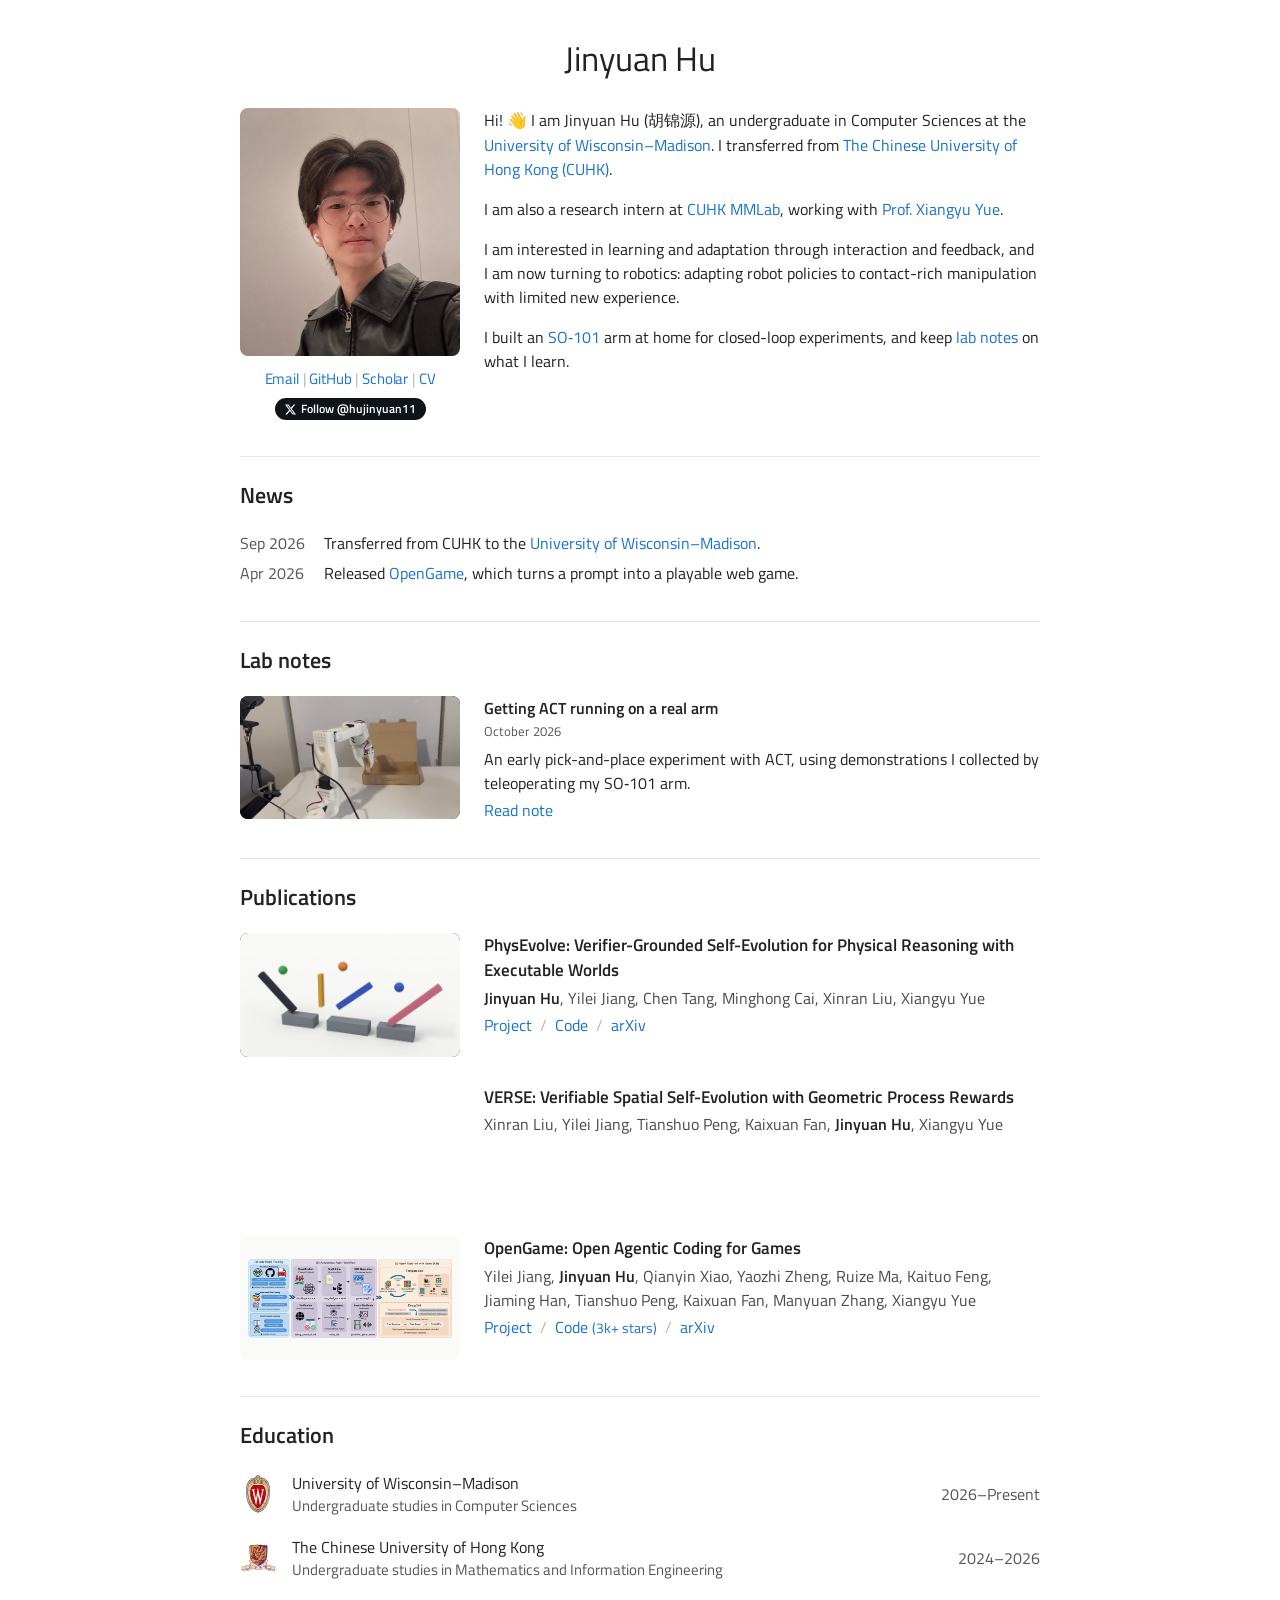
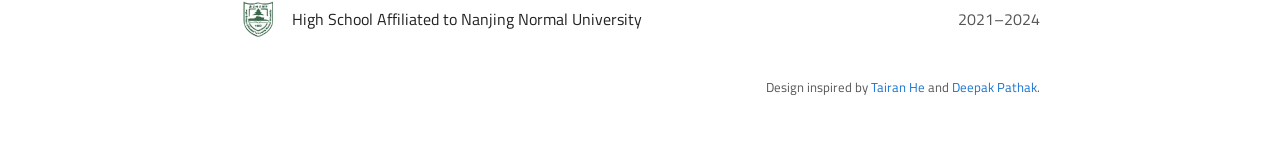
<file: index.html>
<!doctype html>
<html lang="en">
  <head>
    <meta charset="utf-8">
    <meta name="viewport" content="width=device-width, initial-scale=1">
    <meta name="description" content="Jinyuan Hu (胡锦源), Computer Sciences undergraduate at the University of Wisconsin–Madison and research intern at CUHK MMLab. Publications, robotics lab notes, and education.">
    <meta name="color-scheme" content="light">
    <meta name="theme-color" content="#ffffff">
    <title>Jinyuan Hu | 胡锦源</title>
    <link rel="canonical" href="https://yelonhu.github.io/">
    <link rel="icon" href="./favicon.ico" sizes="32x32">
    <link rel="icon" href="./assets/icons/favicon.svg" type="image/svg+xml">
    <link rel="apple-touch-icon" href="./assets/icons/apple-touch-icon.png">
    <meta property="og:type" content="profile">
    <meta property="og:site_name" content="Jinyuan Hu">
    <meta property="og:title" content="Jinyuan Hu | 胡锦源">
    <meta property="og:description" content="Computer Sciences undergraduate at UW–Madison and research intern at CUHK MMLab.">
    <meta property="og:url" content="https://yelonhu.github.io/">
    <meta property="og:image" content="https://yelonhu.github.io/assets/share-card.jpg">
    <meta property="og:image:width" content="1200">
    <meta property="og:image:height" content="630">
    <meta property="og:image:alt" content="Jinyuan Hu, Computer Sciences at UW–Madison and research intern at CUHK MMLab">
    <meta name="twitter:card" content="summary_large_image">
    <meta name="twitter:creator" content="@hujinyuan11">
    <link rel="preload" href="./assets/fonts/TitilliumWeb-Regular.woff2" as="font" type="font/woff2" crossorigin>
    <link rel="stylesheet" href="./style.css?v=20261028-x">
    <script src="./previews.js?v=20261028-x" defer></script>
    <script type="application/ld+json">
      {
        "@context": "https://schema.org",
        "@type": "Person",
        "name": "Jinyuan Hu",
        "alternateName": "胡锦源",
        "url": "https://yelonhu.github.io/",
        "image": "https://yelonhu.github.io/assets/jinyuan-hu-660.jpg",
        "email": "mailto:jhu489@wisc.edu",
        "affiliation": { "@type": "CollegeOrUniversity", "name": "University of Wisconsin–Madison" },
        "sameAs": ["https://github.com/yelonhu", "https://scholar.google.com/citations?user=PdNg6lgAAAAJ", "https://x.com/hujinyuan11"]
      }
    </script>
  </head>
  <body>
    <main>
      <header class="profile">
        <h1><span class="english-name">Jinyuan Hu</span></h1>
        <div class="profile-content">
          <div class="profile-photo">
            <img class="portrait" src="./assets/jinyuan-hu-440.jpg" srcset="./assets/jinyuan-hu-440.jpg 440w, ./assets/jinyuan-hu-660.jpg 660w" sizes="220px" alt="Jinyuan Hu" width="440" height="495" fetchpriority="high">
            <p class="contact"><a href="mailto:jhu489@wisc.edu">Email</a> <span aria-hidden="true">|</span> <a href="https://github.com/yelonhu">GitHub</a> <span aria-hidden="true">|</span> <a href="https://scholar.google.com/citations?user=PdNg6lgAAAAJ&amp;hl=en" aria-label="Google Scholar">Scholar</a> <span aria-hidden="true">|</span> <a href="./assets/cv.pdf?v=20261028b">CV</a></p>
            <p class="x-handle"><a href="https://x.com/hujinyuan11" aria-label="Follow @hujinyuan11 on X"><svg aria-hidden="true" viewBox="0 0 24 24"><path d="M18.901 1.153h3.68l-8.04 9.19L24 22.846h-7.406l-5.8-7.584-6.638 7.584H.474l8.6-9.83L0 1.154h7.594l5.243 6.932ZM17.61 20.644h2.039L6.486 3.24H4.298Z"/></svg>Follow @hujinyuan11</a></p>
          </div>
          <div class="bio">
            <p>Hi! <span aria-hidden="true">👋</span> I am Jinyuan Hu (<span class="chinese-name" lang="zh-Hans">胡锦源</span>), an undergraduate in Computer Sciences at the <a href="https://www.wisc.edu/">University of Wisconsin–Madison</a>. I transferred from <a href="https://www.cuhk.edu.hk/english/">The Chinese University of Hong Kong (CUHK)</a>.</p>
            <p>I am also a research intern at <a href="https://mmlab.ie.cuhk.edu.hk/">CUHK MMLab</a>, working with <a href="https://xyue.io/">Prof. Xiangyu Yue</a>.</p>
            <p>I am interested in learning and adaptation through interaction and feedback, and I am now turning to robotics: adapting robot policies to contact-rich manipulation with limited new experience.</p>
            <p class="hardware">I built an <a href="https://github.com/TheRobotStudio/SO-ARM100">SO&#8209;101</a> arm at home for closed-loop experiments, and keep <a href="#lab-notes-heading">lab notes</a> on what I learn.</p>
          </div>
        </div>
      </header>

      <section aria-labelledby="news-heading">
        <h2 id="news-heading">News</h2>
        <ul class="news">
          <li><time datetime="2026-09">Sep 2026</time> <p>Transferred from CUHK to the <a href="https://www.wisc.edu/">University of Wisconsin–Madison</a>.</p></li>
          <li><time datetime="2026-04-21">Apr 2026</time> <p>Released <a href="https://github.com/leigest519/OpenGame">OpenGame</a>, which turns a prompt into a playable web game.</p></li>
        </ul>
      </section>

      <section class="lab-notes" aria-labelledby="lab-notes-heading">
        <h2 id="lab-notes-heading">Lab notes</h2>
        <article class="lab-note" aria-labelledby="so101-act-title">
          <div class="note-overview">
            <div class="preview" data-preview data-label="SO-101 ACT">
              <img class="preview-poster" src="./assets/robotics/so101-act/teaser.jpg" alt="SO-101 arm carrying an eraser over a box" width="640" height="360" loading="lazy">
              <video id="so101-video" muted loop playsinline preload="none" poster="./assets/robotics/so101-act/teaser.jpg" data-src="./assets/robotics/so101-act/teaser.mp4" aria-label="SO-101 ACT pick-and-place run, 1× speed"></video>
              <button class="preview-toggle" type="button" aria-controls="so101-video" hidden>Play</button>
            </div>
            <div class="note-intro">
              <h3 id="so101-act-title"><a href="./notes/so101-act.html">Getting ACT running on a real arm</a></h3>
              <p class="note-date"><time datetime="2026-10">October 2026</time></p>
              <p>An early pick-and-place experiment with ACT, using demonstrations I collected by teleoperating my SO&#8209;101 arm.</p>
              <p class="paper-links"><a href="./notes/so101-act.html">Read note</a></p>
            </div>
          </div>
        </article>
      </section>

      <section aria-labelledby="publications-heading">
        <h2 id="publications-heading">Publications</h2>
        <!-- Preserve author order when updating these entries. -->
        <ul class="publications">
          <li>
            <article class="publication" aria-labelledby="physevolve-title">
              <div class="preview" data-preview data-label="PhysEvolve">
                <img class="preview-poster" src="./assets/physevolve-preview-poster.jpg?v=20261027" alt="PhysEvolve physical simulation preview" width="960" height="540" loading="lazy">
                <video id="physevolve-video" muted loop playsinline preload="none" poster="./assets/physevolve-preview-poster.jpg?v=20261027" data-src="./assets/physevolve-preview.mp4?v=20261027" aria-label="PhysEvolve physical simulation preview"></video>
                <button class="preview-toggle" type="button" aria-controls="physevolve-video" hidden>Play</button>
              </div>
              <div class="publication-info">
                <h3 id="physevolve-title"><a href="https://yelonhu.github.io/physevolve-page/">PhysEvolve: Verifier-Grounded Self-Evolution for Physical Reasoning with Executable Worlds</a></h3>
                <p class="authors"><strong>Jinyuan Hu</strong>, Yilei Jiang, Chen Tang, Minghong Cai, Xinran Liu, Xiangyu Yue</p>
                <p class="paper-links"><a href="https://yelonhu.github.io/physevolve-page/">Project</a> <span aria-hidden="true">/</span> <a href="https://github.com/yelonhu/PhysEvolve">Code</a> <span aria-hidden="true">/</span> <a href="https://arxiv.org/abs/2610.34921" aria-label="PhysEvolve on arXiv">arXiv</a></p>
              </div>
            </article>
          </li>
          <li>
            <article class="publication" aria-labelledby="verse-title">
              <div class="preview preview-empty" aria-hidden="true"></div>
              <div class="publication-info">
                <h3 id="verse-title">VERSE: Verifiable Spatial Self-Evolution with Geometric Process Rewards</h3>
                <p class="authors">Xinran Liu, Yilei Jiang, Tianshuo Peng, Kaixuan Fan, <strong>Jinyuan Hu</strong>, Xiangyu Yue</p>
              </div>
            </article>
          </li>
          <li>
            <article class="publication" aria-labelledby="opengame-title">
              <a class="preview preview-figure" href="./assets/opengame-main-figure.pdf" aria-label="View the full OpenGame method figure (PDF)">
                <img class="preview-poster" src="./assets/opengame-main-figure.png" alt="OpenGame overview: code model training, autonomous agent workflow, and game skill evolution" width="1600" height="619" loading="lazy" decoding="async">
              </a>
              <div class="publication-info">
                <h3 id="opengame-title"><a href="https://yelonhu.github.io/OpenGame-landing-page/">OpenGame: Open Agentic Coding for Games</a></h3>
                <p class="authors">Yilei Jiang, <strong>Jinyuan Hu</strong>, Qianyin Xiao, Yaozhi Zheng, Ruize Ma, Kaituo Feng, Jiaming Han, Tianshuo Peng, Kaixuan Fan, Manyuan Zhang, Xiangyu Yue</p>
                <p class="paper-links"><a href="https://yelonhu.github.io/OpenGame-landing-page/">Project</a> <span aria-hidden="true">/</span> <a href="https://github.com/leigest519/OpenGame">Code <small class="github-stars" aria-label="over three thousand GitHub stars">(3k+ stars)</small></a> <span aria-hidden="true">/</span> <a href="https://arxiv.org/abs/2604.18394" aria-label="OpenGame on arXiv">arXiv</a></p>
              </div>
            </article>
          </li>
        </ul>
      </section>

      <section aria-labelledby="education-heading">
        <h2 id="education-heading">Education</h2>
        <ul class="education">
          <li>
            <img class="school-logo" src="./assets/logos/uw-madison.svg" alt="" width="36" height="38" loading="lazy">
            <div>
              <h3>University of Wisconsin–Madison</h3>
              <p>Undergraduate studies in Computer Sciences</p>
            </div>
            <p class="dates">2026–Present</p>
          </li>
          <li>
            <img class="school-logo" src="./assets/logos/cuhk.svg" alt="" width="36" height="38" loading="lazy">
            <div>
              <h3>The Chinese University of Hong Kong</h3>
              <p>Undergraduate studies in Mathematics and Information Engineering</p>
            </div>
            <p class="dates">2024–2026</p>
          </li>
          <li>
            <img class="school-logo" src="./assets/logos/nsfz.svg" alt="" width="36" height="38" loading="lazy">
            <div>
              <h3>High School Affiliated to Nanjing Normal University</h3>
            </div>
            <p class="dates">2021–2024</p>
          </li>
        </ul>
      </section>
      <footer class="site-footer">
        <p>Design inspired by <a href="https://tairanhe.com/">Tairan He</a> and <a href="https://www.cs.cmu.edu/~dpathak/">Deepak Pathak</a>.</p>
      </footer>
    </main>
  </body>
</html>
</file>
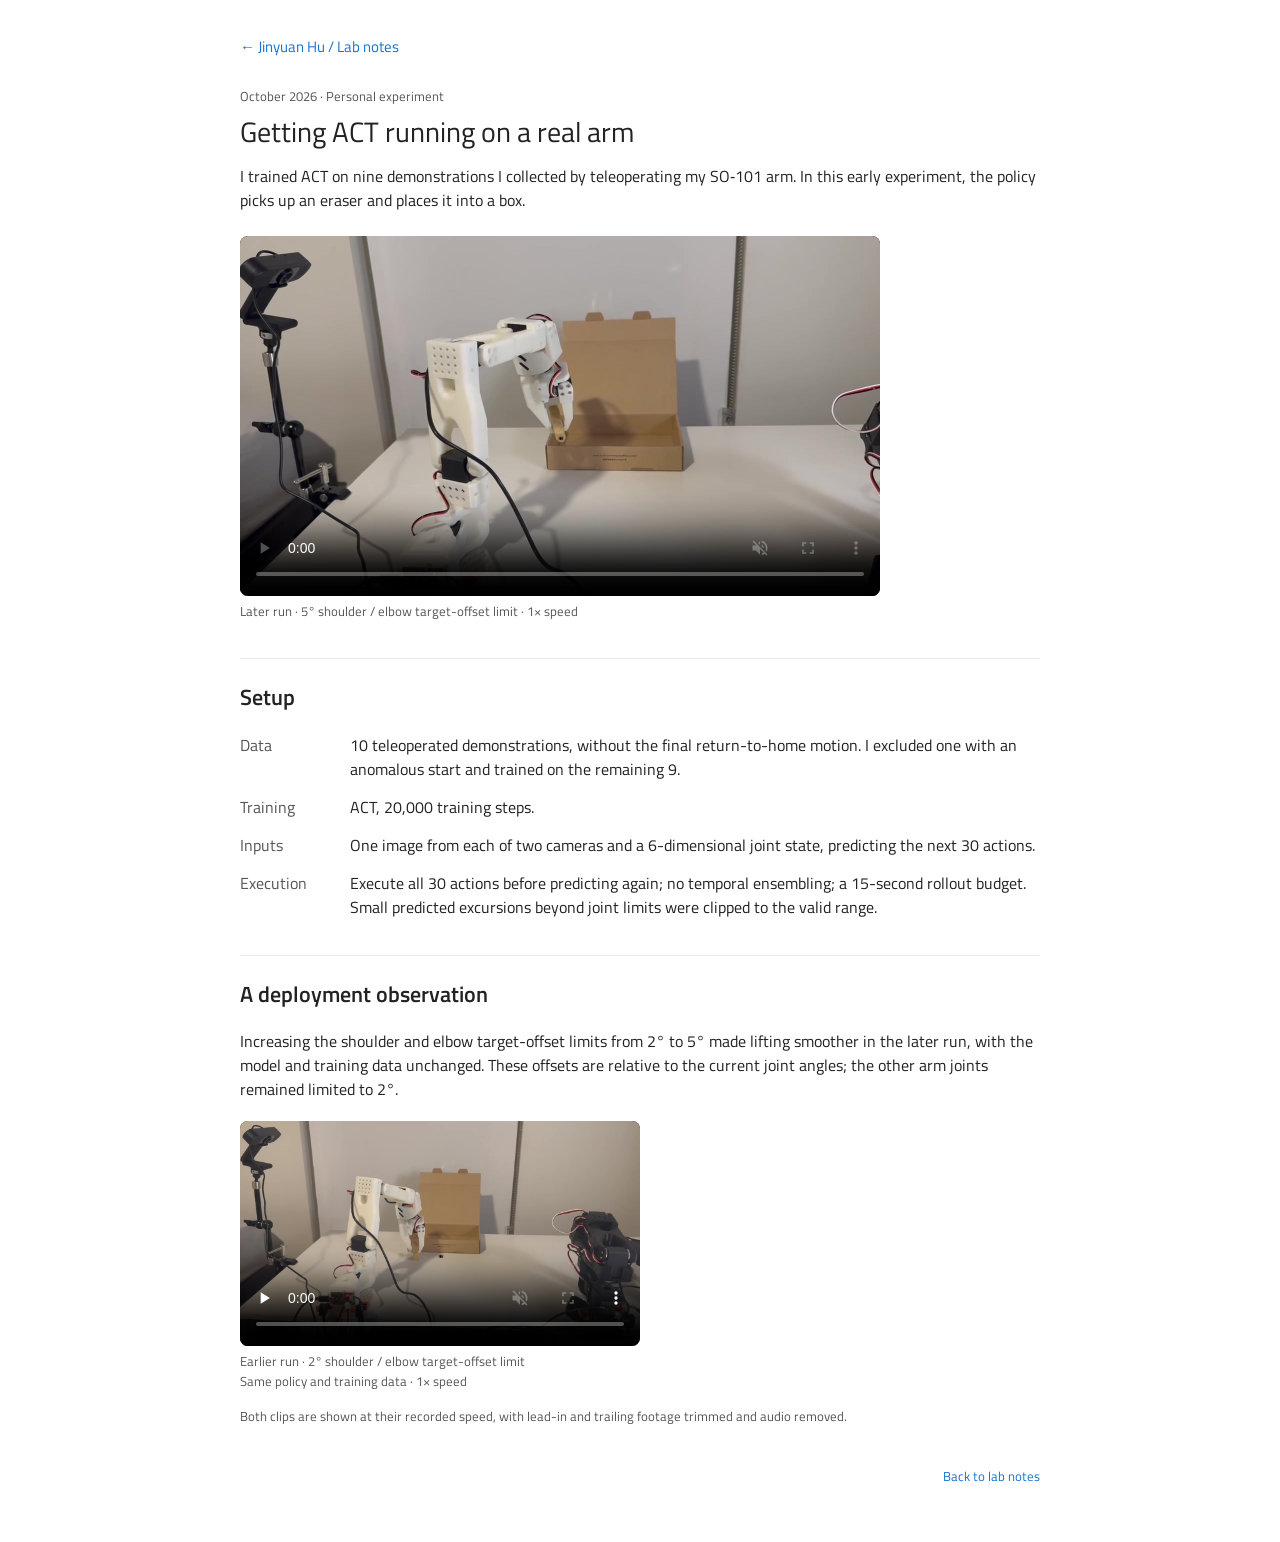
<file: notes/so101-act.html>
<!doctype html>
<html lang="en">
  <head>
    <meta charset="utf-8">
    <meta name="viewport" content="width=device-width, initial-scale=1">
    <meta name="description" content="A lab note by Jinyuan Hu on teleoperated demonstrations, ACT training, and deploying a pick-and-place policy on SO-101.">
    <meta name="color-scheme" content="light">
    <meta name="theme-color" content="#ffffff">
    <title>Getting ACT running on a real arm | Jinyuan Hu</title>
    <link rel="canonical" href="https://yelonhu.github.io/notes/so101-act.html">
    <link rel="icon" href="../favicon.ico" sizes="32x32">
    <link rel="icon" href="../assets/icons/favicon.svg" type="image/svg+xml">
    <link rel="apple-touch-icon" href="../assets/icons/apple-touch-icon.png">
    <meta property="og:type" content="article">
    <meta property="og:site_name" content="Jinyuan Hu">
    <meta property="og:title" content="Getting ACT running on a real arm">
    <meta property="og:description" content="Teleoperated demonstrations, ACT training, and deploying a pick-and-place policy on an SO-101 arm.">
    <meta property="og:url" content="https://yelonhu.github.io/notes/so101-act.html">
    <meta property="og:image" content="https://yelonhu.github.io/assets/robotics/so101-act/pick-and-place.jpg">
    <meta property="og:image:width" content="1280">
    <meta property="og:image:height" content="720">
    <meta name="twitter:card" content="summary_large_image">
    <meta name="twitter:creator" content="@hujinyuan11">
    <link rel="preload" href="../assets/fonts/TitilliumWeb-Regular.woff2" as="font" type="font/woff2" crossorigin>
    <link rel="stylesheet" href="../style.css?v=20261028-x">
    <script src="../previews.js?v=20261028-x" defer></script>
  </head>
  <body>
    <main class="note-page">
      <nav class="note-back" aria-label="Back to homepage"><a href="../index.html#lab-notes-heading">← Jinyuan Hu / Lab notes</a></nav>
      <article class="lab-note">
        <header class="note-header">
          <p class="note-date"><time datetime="2026-10">October 2026</time> · Personal experiment</p>
          <h1>Getting ACT running on a real arm</h1>
          <p>I trained ACT on nine demonstrations I collected by teleoperating my SO&#8209;101 arm. In this early experiment, the policy picks up an eraser and places it into a box.</p>
        </header>
        <figure class="note-media note-main-video">
          <video controls muted playsinline preload="metadata" width="1280" height="720" poster="../assets/robotics/so101-act/pick-and-place.jpg" aria-label="Later SO-101 ACT run, shoulder and elbow target-offset limits of 5 degrees">
            <source src="../assets/robotics/so101-act/pick-and-place.mp4" type="video/mp4">
            <a href="../assets/robotics/so101-act/pick-and-place.mp4">Watch the pick-and-place video</a>.
          </video>
          <figcaption>Later run · 5° shoulder / elbow target-offset limit · 1× speed</figcaption>
        </figure>

        <section aria-labelledby="setup-heading">
          <h2 id="setup-heading">Setup</h2>
          <dl class="note-parameters">
            <dt>Data</dt>
            <dd>10 teleoperated demonstrations, without the final return-to-home motion. I excluded one with an anomalous start and trained on the remaining 9.</dd>
            <dt>Training</dt>
            <dd>ACT, 20,000 training steps.</dd>
            <dt>Inputs</dt>
            <dd>One image from each of two cameras and a 6-dimensional joint state, predicting the next 30 actions.</dd>
            <dt>Execution</dt>
            <dd>Execute all 30 actions before predicting again; no temporal ensembling; a 15-second rollout budget. Small predicted excursions beyond joint limits were clipped to the valid range.</dd>
          </dl>
        </section>

        <section aria-labelledby="deployment-heading">
          <h2 id="deployment-heading">A deployment observation</h2>
          <p>Increasing the shoulder and elbow target-offset limits from 2° to 5° made lifting smoother in the later run, with the model and training data unchanged. These offsets are relative to the current joint angles; the other arm joints remained limited to 2°.</p>
          <figure class="note-media note-earlier-video">
            <video controls muted playsinline preload="none" width="1280" height="720" poster="../assets/robotics/so101-act/earlier-run.jpg" aria-label="Earlier SO-101 ACT run, shoulder and elbow target-offset limits of 2 degrees">
              <source src="../assets/robotics/so101-act/earlier-run.mp4" type="video/mp4">
              <a href="../assets/robotics/so101-act/earlier-run.mp4">Watch the earlier run</a>.
            </video>
            <figcaption>Earlier run · 2° shoulder / elbow target-offset limit<br>Same policy and training data · 1× speed</figcaption>
          </figure>
          <p class="note-footnote">Both clips are shown at their recorded speed, with lead-in and trailing footage trimmed and audio removed.</p>
        </section>
      </article>
      <footer class="site-footer"><p><a href="../index.html#lab-notes-heading">Back to lab notes</a></p></footer>
    </main>
  </body>
</html>
</file>
<file: style.css>
/* Titillium Web from Google Fonts; license: assets/fonts/OFL.txt. */
@font-face {
  font-family: "Titillium Web";
  src: url("./assets/fonts/TitilliumWeb-Regular.woff2") format("woff2"),
    url("./assets/fonts/TitilliumWeb-Regular.ttf") format("truetype");
  font-style: normal;
  font-weight: 400;
  font-display: swap;
}

@font-face {
  font-family: "Titillium Web";
  src: url("./assets/fonts/TitilliumWeb-SemiBold.woff2") format("woff2"),
    url("./assets/fonts/TitilliumWeb-SemiBold.ttf") format("truetype");
  font-style: normal;
  font-weight: 600;
  font-display: swap;
}

:root {
  --media-width: 220px;
  --media-gap: 24px;
  color-scheme: light;
  font-family: "Titillium Web", Verdana, Helvetica, sans-serif;
  font-size: 16px;
  line-height: 1.5;
  color: #222;
  background: #fff;
  -webkit-text-size-adjust: 100%;
  text-size-adjust: 100%;
}

* {
  box-sizing: border-box;
}

body {
  margin: 0;
}

@media (prefers-reduced-motion: no-preference) {
  html {
    scroll-behavior: smooth;
  }
}

main {
  max-width: 848px;
  margin: 36px auto 56px;
  padding: 0 24px;
  overflow-wrap: break-word;
}

h1, h2, h3, p {
  margin: 0;
}

h1 {
  display: flex;
  align-items: baseline;
  justify-content: center;
  flex-wrap: wrap;
  gap: 4px 10px;
  margin-bottom: 28px;
  color: #222;
  font-family: "Titillium Web", Verdana, Helvetica, sans-serif;
  font-size: 34px;
  line-height: 1.3;
  font-weight: 400;
}

.english-name,
.chinese-name {
  white-space: nowrap;
}

.chinese-name {
  font-family: "Songti SC", "STSong", "Noto Serif CJK SC", "Noto Serif SC", "SimSun", serif;
  font-size: 1em;
  font-weight: 400;
  letter-spacing: 0;
  color: inherit;
}

.profile-content {
  display: grid;
  grid-template-columns: var(--media-width) minmax(0, 1fr);
  align-items: start;
  gap: var(--media-gap);
}

.profile-photo {
  width: var(--media-width);
}

.contact {
  margin-top: 12px;
  text-align: center;
  font-size: 15px;
  letter-spacing: -0.01em;
}

.contact span {
  margin: 0 1px;
  color: #b4b4b4;
}

.x-handle {
  display: flex;
  justify-content: center;
  margin-top: 8px;
}

.x-handle a {
  display: inline-flex;
  align-items: center;
  gap: 5px;
  height: 22px;
  padding: 0 10px;
  border-radius: 999px;
  color: #fff;
  background: #0f1419;
  font-size: 12px;
  font-weight: 600;
  line-height: 1;
  transition: background-color 0.15s;
}

.x-handle a:hover,
.x-handle a:focus-visible {
  background: #31363b;
  text-decoration: none;
}

.x-handle a:focus-visible {
  border-radius: 999px;
}

.x-handle svg {
  width: 11px;
  height: 11px;
  fill: currentColor;
}

.portrait {
  display: block;
  width: 100%;
  height: auto;
  aspect-ratio: 8 / 9;
  object-fit: cover;
  border-radius: 8px;
}

.bio p + p {
  margin-top: 16px;
}

a {
  color: #1772d0;
  text-decoration: none;
  text-underline-offset: 3px;
}

a:hover {
  text-decoration: underline;
}

a:focus-visible {
  outline: 2px solid #1772d0;
  outline-offset: 4px;
  border-radius: 2px;
  text-decoration: underline;
}

section {
  margin-top: 36px;
  padding-top: 24px;
  border-top: 1px solid #e8e8e8;
}

h2 {
  scroll-margin-top: 24px;
  margin-bottom: 20px;
  color: #222;
  font-size: 22px;
  line-height: 1.35;
  font-weight: 600;
}

h3 {
  font-size: 16px;
  line-height: 1.5;
  font-weight: 600;
}

ul {
  margin: 0;
  padding: 0;
  list-style: none;
}

.news li {
  display: grid;
  grid-template-columns: 72px minmax(0, 1fr);
  gap: 12px;
}

.news li + li {
  margin-top: 6px;
}

.news time {
  color: #555;
  font-variant-numeric: tabular-nums;
  white-space: nowrap;
}

.publications li + li {
  margin-top: 28px;
}

.publication h3 {
  font-size: 17px;
}

.publication h3 a,
.note-intro h3 a {
  color: inherit;
}

.publication,
.note-overview {
  display: grid;
  grid-template-columns: var(--media-width) minmax(0, 1fr);
  align-items: start;
  gap: var(--media-gap);
}

.publication-info {
  grid-column: 2;
  min-width: 0;
}

.preview {
  position: relative;
  width: 100%;
  aspect-ratio: 16 / 9;
  overflow: hidden;
  border-radius: 8px;
  background: #191b20;
  isolation: isolate;
}

.preview-poster,
.preview video {
  display: block;
  position: absolute;
  inset: 0;
  width: 100%;
  height: 100%;
  object-fit: contain;
}

.preview video {
  visibility: hidden;
}

.preview.has-frame video {
  visibility: visible;
}

/* Wide figures sit on a mat so every thumbnail keeps the same 16:9 box. */
.preview-figure {
  display: block;
  background: #fafaf9;
}

.preview-empty {
  background: none;
}

.preview-figure .preview-poster {
  inset: 8px;
  width: calc(100% - 16px);
  height: calc(100% - 16px);
}

.preview-figure:focus-visible {
  outline: 2px solid #1772d0;
  outline-offset: 4px;
}

.preview-toggle {
  position: absolute;
  right: 8px;
  bottom: 8px;
  width: 30px;
  height: 30px;
  padding: 0;
  border: 0;
  border-radius: 50%;
  color: #fff;
  background: rgb(20 20 20 / 0.5);
  -webkit-backdrop-filter: blur(6px);
  backdrop-filter: blur(6px);
  font-size: 0;
  opacity: 0.8;
  cursor: pointer;
  transition: opacity 0.15s ease, background-color 0.15s ease;
}

.preview-toggle::before {
  content: "";
  position: absolute;
  inset: 0;
  width: 10px;
  height: 11px;
  margin: auto;
  border-inline: 3px solid currentColor;
}

.preview-toggle[data-action="play"]::before {
  width: 10px;
  border: 0;
  background: currentColor;
  clip-path: polygon(0 0, 100% 50%, 0 100%);
  translate: 1px 0;
}

.preview:hover .preview-toggle,
.preview-toggle:focus-visible {
  opacity: 1;
}

.preview-toggle:hover {
  background: rgb(20 20 20 / 0.75);
}

.preview-toggle:focus-visible {
  outline: 2px solid #fff;
  outline-offset: 2px;
}

@media (prefers-reduced-motion: reduce) {
  .preview:not([data-autoplay="false"]).has-frame video,
  .preview:not([data-autoplay="false"]) .preview-toggle {
    visibility: hidden;
  }
}

.authors {
  margin-top: 2px;
  color: #4a4a4a;
}

.authors strong {
  color: #222;
}

strong {
  font-weight: 600;
}

.venue {
  margin-top: 2px;
  color: #555;
  font-style: normal;
}

.paper-links {
  margin-top: 3px;
}

.paper-links span {
  margin: 0 4px;
  color: #b4b4b4;
}

.github-stars {
  font-size: 0.9em;
  white-space: nowrap;
}

.note-media {
  min-width: 0;
  margin: 0;
}

.note-media video {
  display: block;
  width: 100%;
  height: auto;
  aspect-ratio: 16 / 9;
  border-radius: 8px;
  background: #191b20;
}

.note-media figcaption,
.note-date,
.note-footnote {
  color: #555;
  font-size: 13px;
  line-height: 1.5;
}

.note-media figcaption {
  margin-top: 6px;
}

.note-date {
  margin: 2px 0 6px;
}

.note-intro h3 {
  margin: 0;
}

.note-media video:focus-visible {
  outline: 2px solid #1772d0;
  outline-offset: 4px;
  border-radius: 2px;
}

.note-back {
  margin-bottom: 28px;
  font-size: 15px;
}

.note-page h1 {
  display: block;
  margin: 8px 0 14px;
  text-align: left;
  font-size: 28px;
}

.note-main-video {
  max-width: 640px;
  margin-top: 24px;
}

.note-earlier-video {
  max-width: 400px;
  margin-top: 20px;
}

.note-parameters {
  display: grid;
  grid-template-columns: 90px minmax(0, 1fr);
  gap: 14px 20px;
  margin: 0;
}

.note-parameters dt {
  color: #555;
}

.note-parameters dd {
  margin: 0;
}

.note-footnote {
  margin-top: 16px;
}

.education li {
  display: grid;
  grid-template-columns: 36px minmax(0, 1fr) auto;
  align-items: center;
  gap: 4px 16px;
}

.school-logo {
  display: block;
  width: 36px;
  height: 38px;
  object-fit: contain;
  justify-self: center;
}

.education li + li {
  margin-top: 18px;
}

.education li > div {
  min-width: 0;
}

.education h3 {
  font-weight: 400;
}

.education li > div > p {
  color: #555;
  font-size: 15px;
}

.dates {
  flex-shrink: 0;
  color: #555;
  font-variant-numeric: tabular-nums;
}

.site-footer {
  margin-top: 40px;
  color: #555;
  font-size: 13px;
  text-align: right;
}

@media (max-width: 600px) {
  .note-parameters {
    grid-template-columns: minmax(0, 1fr);
    gap: 4px;
  }

  .note-parameters dd + dt {
    margin-top: 10px;
  }

  .publication,
  .note-overview {
    grid-template-columns: minmax(0, 1fr);
    gap: 14px;
  }

  .publication-info {
    grid-column: 1;
  }

  .preview {
    max-width: 400px;
  }

  .preview-empty {
    display: none;
  }

  /* Stacked entries have no shared column to match, so show the figure whole. */
  .preview-figure {
    aspect-ratio: 928 / 359;
    background: #fff;
  }

  .preview-figure .preview-poster {
    inset: 0;
    width: 100%;
    height: 100%;
  }

  main {
    margin: 28px auto 40px;
    padding: 0 20px;
  }

  h1 {
    margin-bottom: 24px;
  }

  .education li {
    grid-template-columns: 36px minmax(0, 1fr);
    column-gap: 12px;
  }

  .school-logo {
    grid-row: span 2;
  }

  .education .dates {
    grid-column: 2;
  }

  .profile-content {
    grid-template-columns: minmax(0, 1fr);
    gap: 20px;
  }

  .profile-photo {
    justify-self: center;
  }
}
</file>
